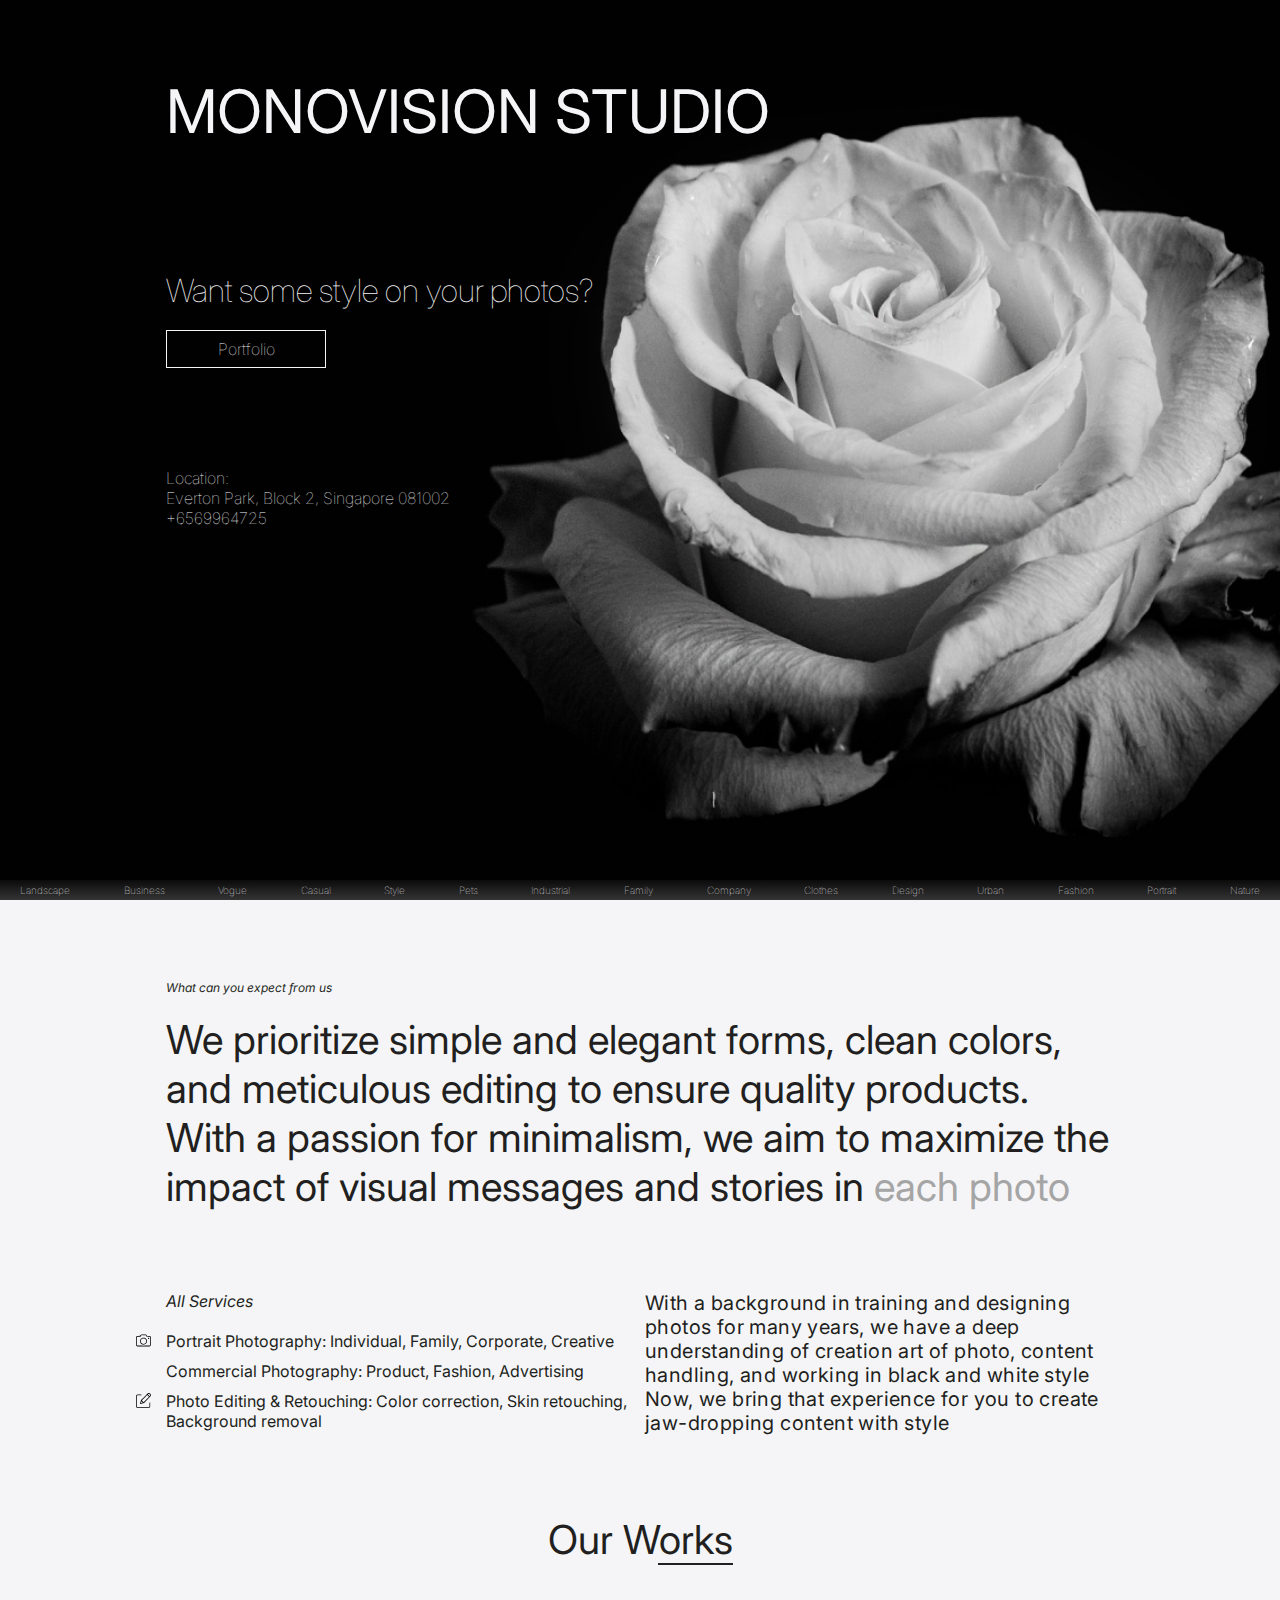
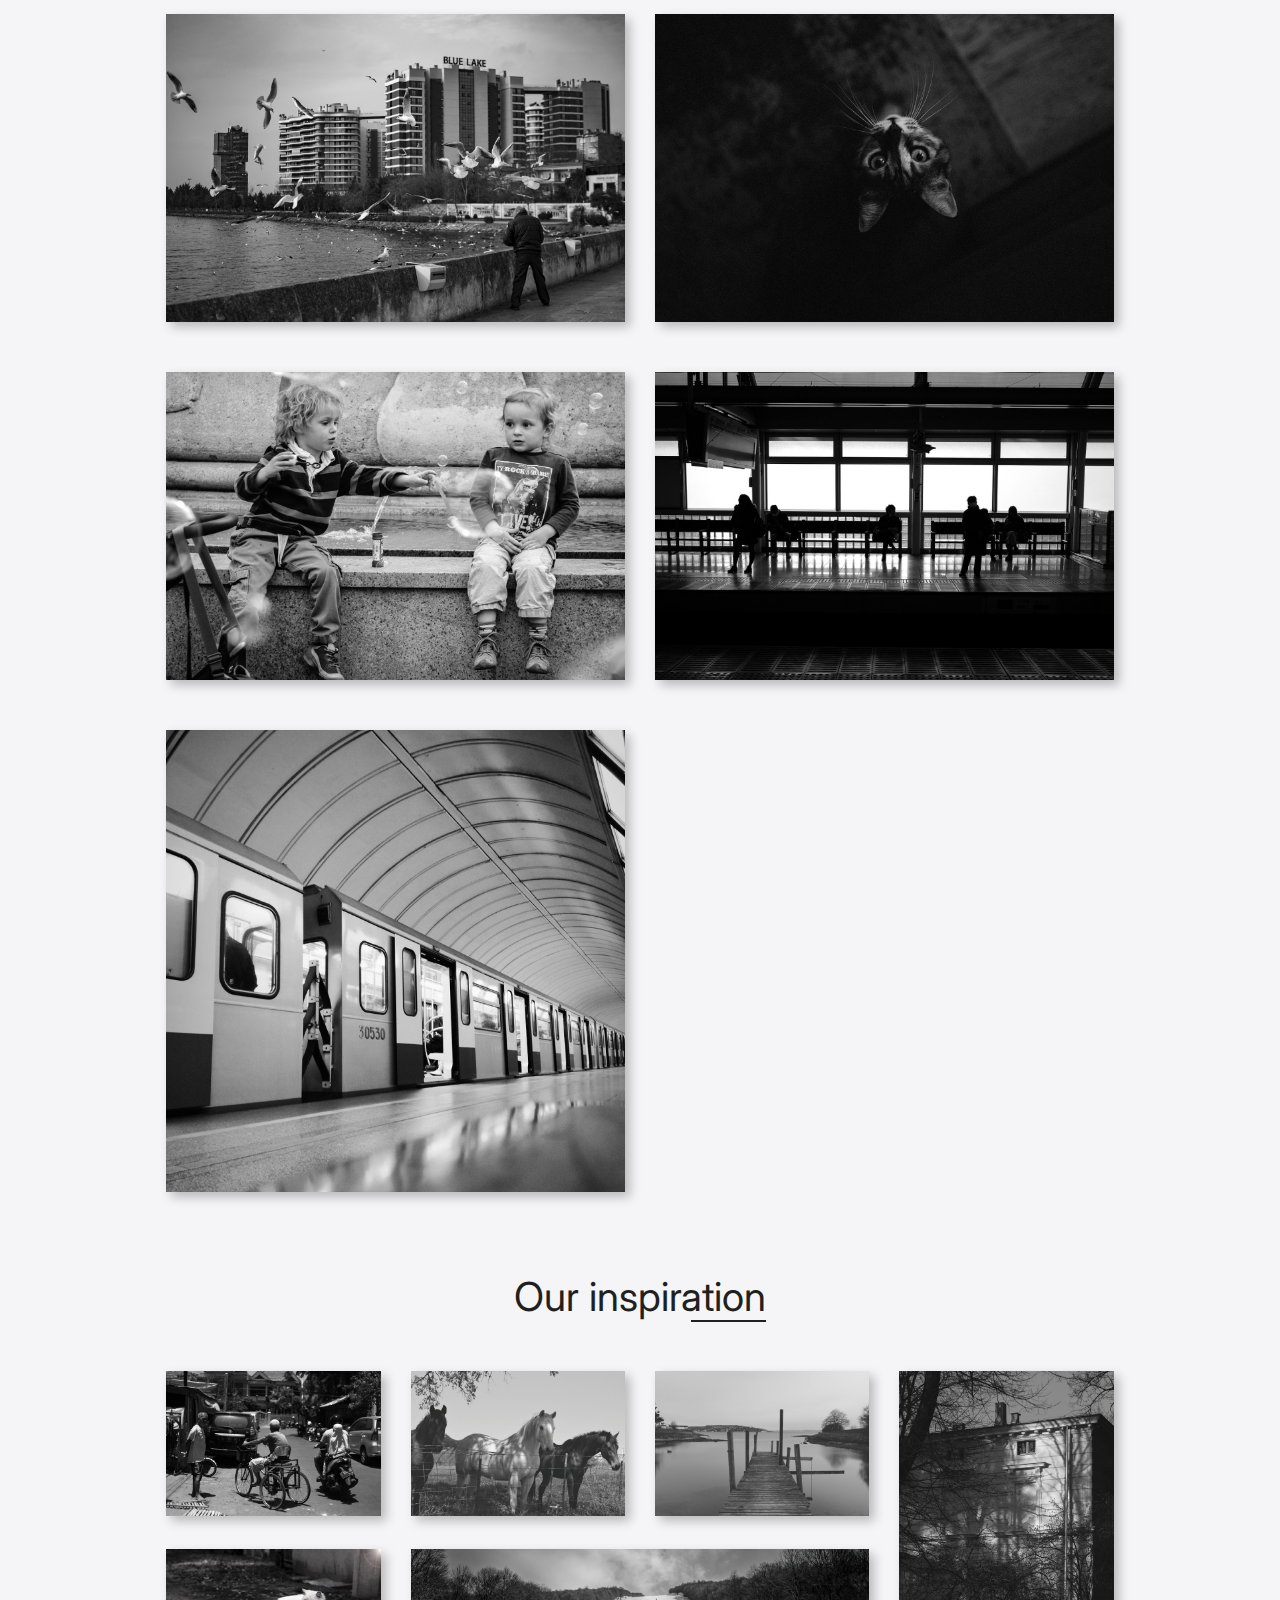
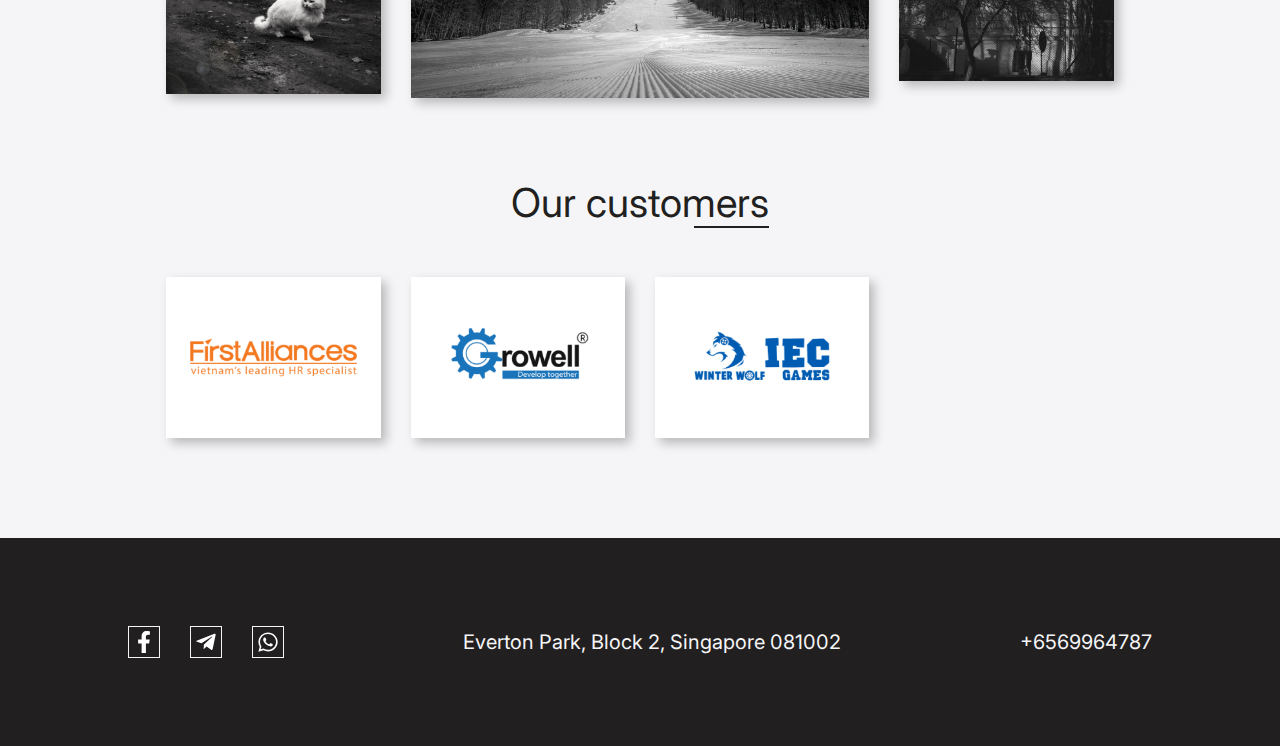
<file: index.html>
<!DOCTYPE html>
<html lang="en">
<head>
    <meta charset="UTF-8">
    <meta name="viewport" content="width=device-width, initial-scale=1.0">
    <meta name="description" content="Website for Monovision Studio">
    <meta name="author" content="Erdin Saipov">
    <title>Monovision Studio</title>
    <link rel="icon" type="image/x-icon" href="/src/favicon.ico" >
    <link rel="stylesheet" href="/src/css/normalize.css">
    <link href="https://fonts.googleapis.com/css2?family=Inter:ital,opsz,wght@0,14..32,100..900;1,14..32,100..900&family=Roboto:wdth,wght@75..100,100..900&display=swap" rel="stylesheet">
    <link rel="stylesheet" href="/src/css/style.css">
</head>
<body>
    <main>
        <section class="promo">
            <div class="container">
                <h1 class="promo__title">Monovision Studio</h1>
                <h2 class="promo__subtitle">Want some style on your photos?</h2>
                <a href="#portfolio" class="btn">Portfolio</a>
                <div class="promo__address">
                    Location:
                    <address>
                    Everton Park, Block 2, Singapore 081002 
                </address>
                <a href="tel:+6569964725">+6569964725</a>
                </div>
            </div>
            <ul class="keywords">
                <li>Landscape</li>
                <li>Business</li>
                <li>Vogue</li>
                <li>Casual</li>
                <li>Style</li>
                <li>Pets</li>
                <li>Industrial</li>
                <li>Family</li>
                <li>Company</li>
                <li>Clothes</li>
                <li>Design</li>
                <li>Urban</li>
                <li>Fashion</li>
                <li>Portrait</li>
                <li>Nature</li>
            </ul>
        </section>
        <section class="about">
            <div class="container">
                <h2 class="about__title">What can you expect from us</h2>
                <p class="about__text">We prioritize simple and elegant forms, clean colors, and meticulous editing to ensure quality products. With a passion
            for minimalism, we aim to maximize the impact of visual messages and stories in <span>each photo</span></p>
            <div class="services">
                <div class="services__items">
                    <div class="services__item-subtitle">All Services</div>
                        <ul>
                            <li>Portrait Photography: Individual, Family, Corporate, Creative</li>
                            <li>Commercial Photography: Product, Fashion, Advertising</li>
                            <li>Photo Editing & Retouching: Color correction, Skin retouching, Background removal</li>
                        </ul>
                </div>
                <div class="services__text">With a background in training and designing photos for many years, we have a deep understanding of creation art of
                photo, content handling, and working in black and white style<br>
                Now, we bring that experience for you to create jaw-dropping content with style
                </div>
            </div>
        </div>
        </section>
        <section id="portfolio" class="works">
            <div class="container">
                <h2 class="title">
                    <span>Our Works</span>
                </h2>
                <div class="works__grid">
                    <img src="/src/img/works/bridge.jpg" alt="bridge">
                    <img src="/src/img/works/cat.jpg" alt="cat">
                    <img src="/src/img/works/children.jpg" alt="children">
                    <img src="/src/img/works/train.jpg" alt="train">
                    <img src="/src/img/works/underground.jpg" alt="underground">
                </div>
            </div>
        </section>
        <section class="inspiration">
            <div class="container">
                <h2 class="title">
                    <span>Our inspiration</span>
                </h2>
                <div class="inspiration__grid">
                    <img src="/src/img/inspirations/man.jpg" alt="people">
                    <img src="/src/img/inspirations/horses.jpg" alt="horses">
                    <img src="/src/img/inspirations/bridge.jpg" alt="bridge">
                    <img id="tenement" src="/src/img/inspirations/tenement.jpg" alt="tenement">
                    <img src="/src/img/inspirations/cat.jpg" alt= "cat">
                    <img id="sky" src="/src/img/inspirations/sky.jpg" alt="sky">
            </div>
        </section>
        <section class="customers">
            <div class="container">
                <h2 class="title">
                    <span>Our customers</span>
                </h2>
                <div class="customers__wrapper">
                    <img src="/src/logo/logo-first-alliances.jpg" alt="first-alliances">
                    <img src="/src/logo/logo-growell.jpg" alt="growell">
                    <img src="/src/logo/logo-iec-winter-wolf.jpg" alt="iec-winter-wolf">
                </div>
            </div>
        </section>
            <footer class="footer">
                        <ul class="footer__social">
                            <li>
                                <a href="#" class="footer__link">
                                    <img src="/src/icons/facebook.svg" alt="facebook">
                                </a>
                            </li>
                            <li>
                                <a href="#" class="footer__link">
                                    <img src="/src/icons/tg.svg" alt="telegram">
                                </a>
                            </li>
                            <li>
                                <a href="#" class="footer__link">
                                    <img src="/src/icons/whatsapp.svg" alt="whatsapp">
                                </a>
                        </ul>
                    <address class="footer__text">
                        Everton Park, Block 2, Singapore 081002
                    </address>
                    <a href="tel:+6569964787" class="footer__number">
                        +6569964787
                    </a>
            </footer>
    </main>
</body>
</html>
</file>
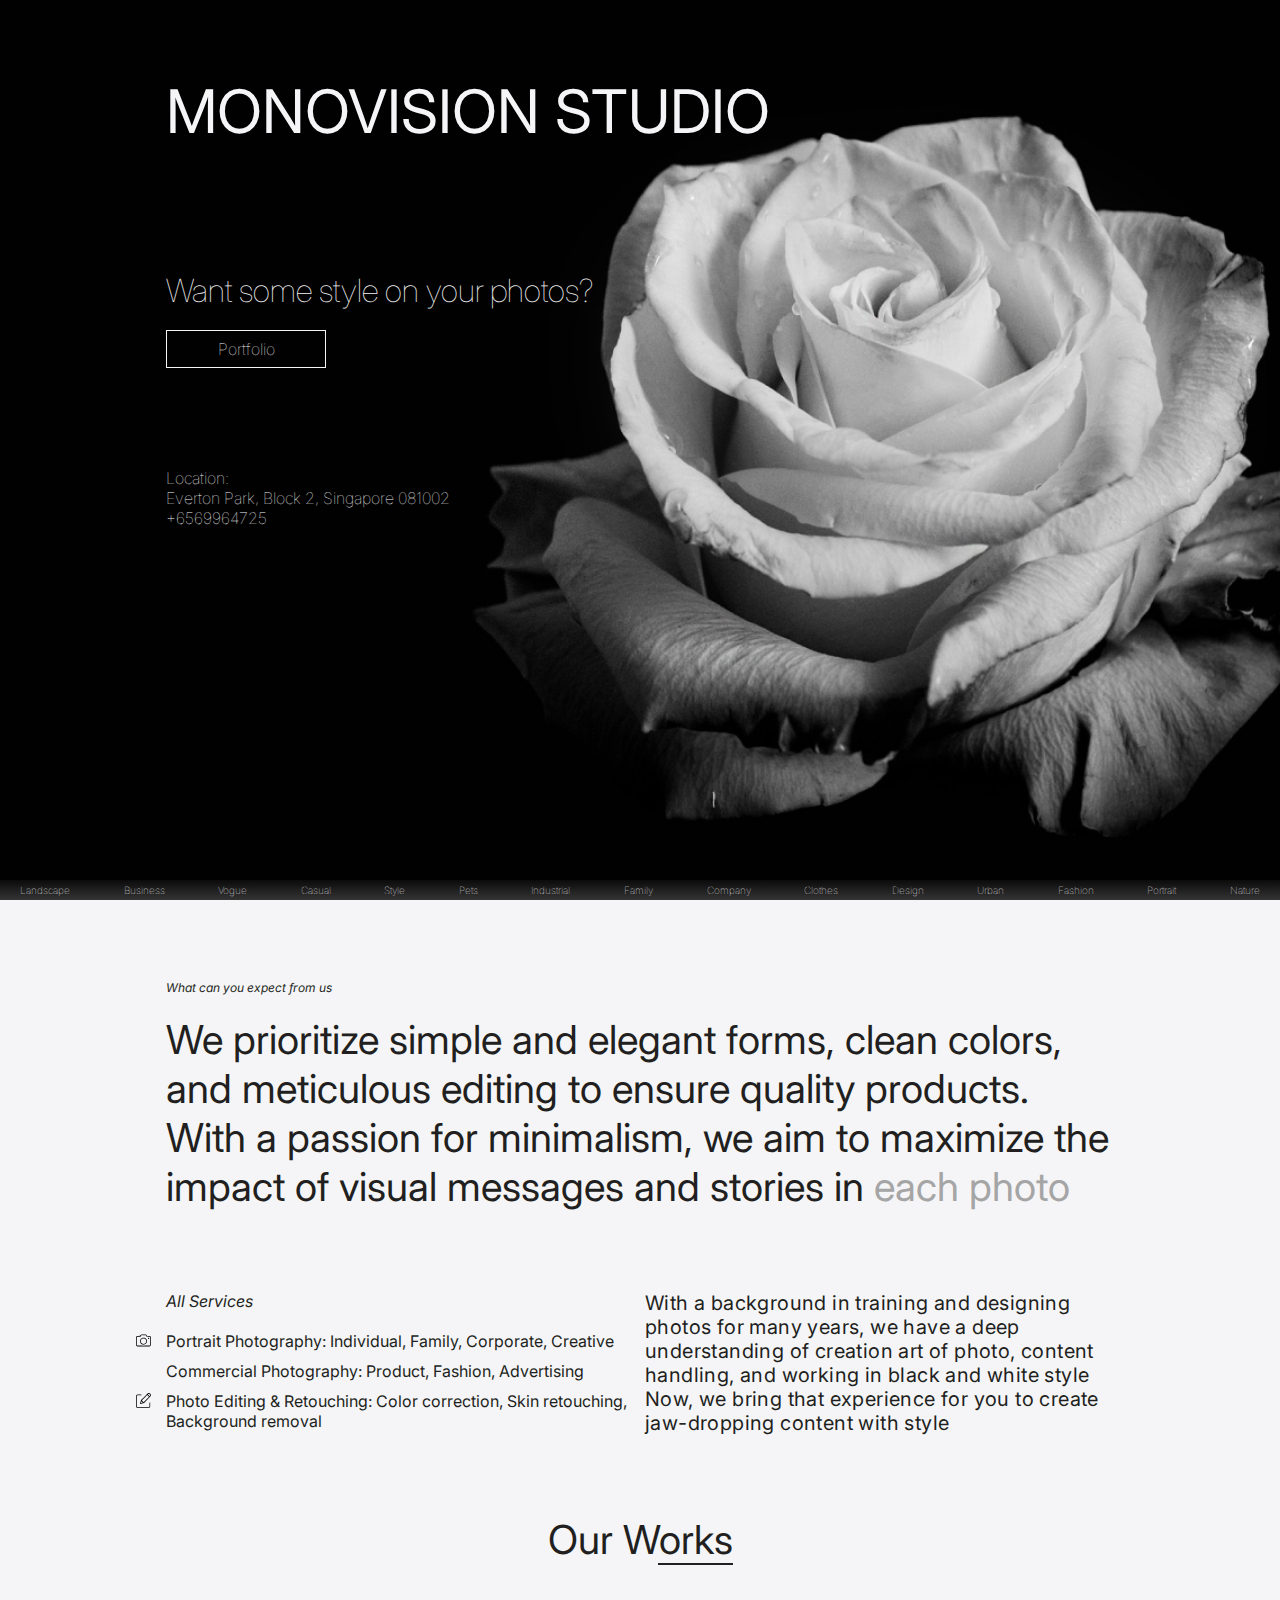
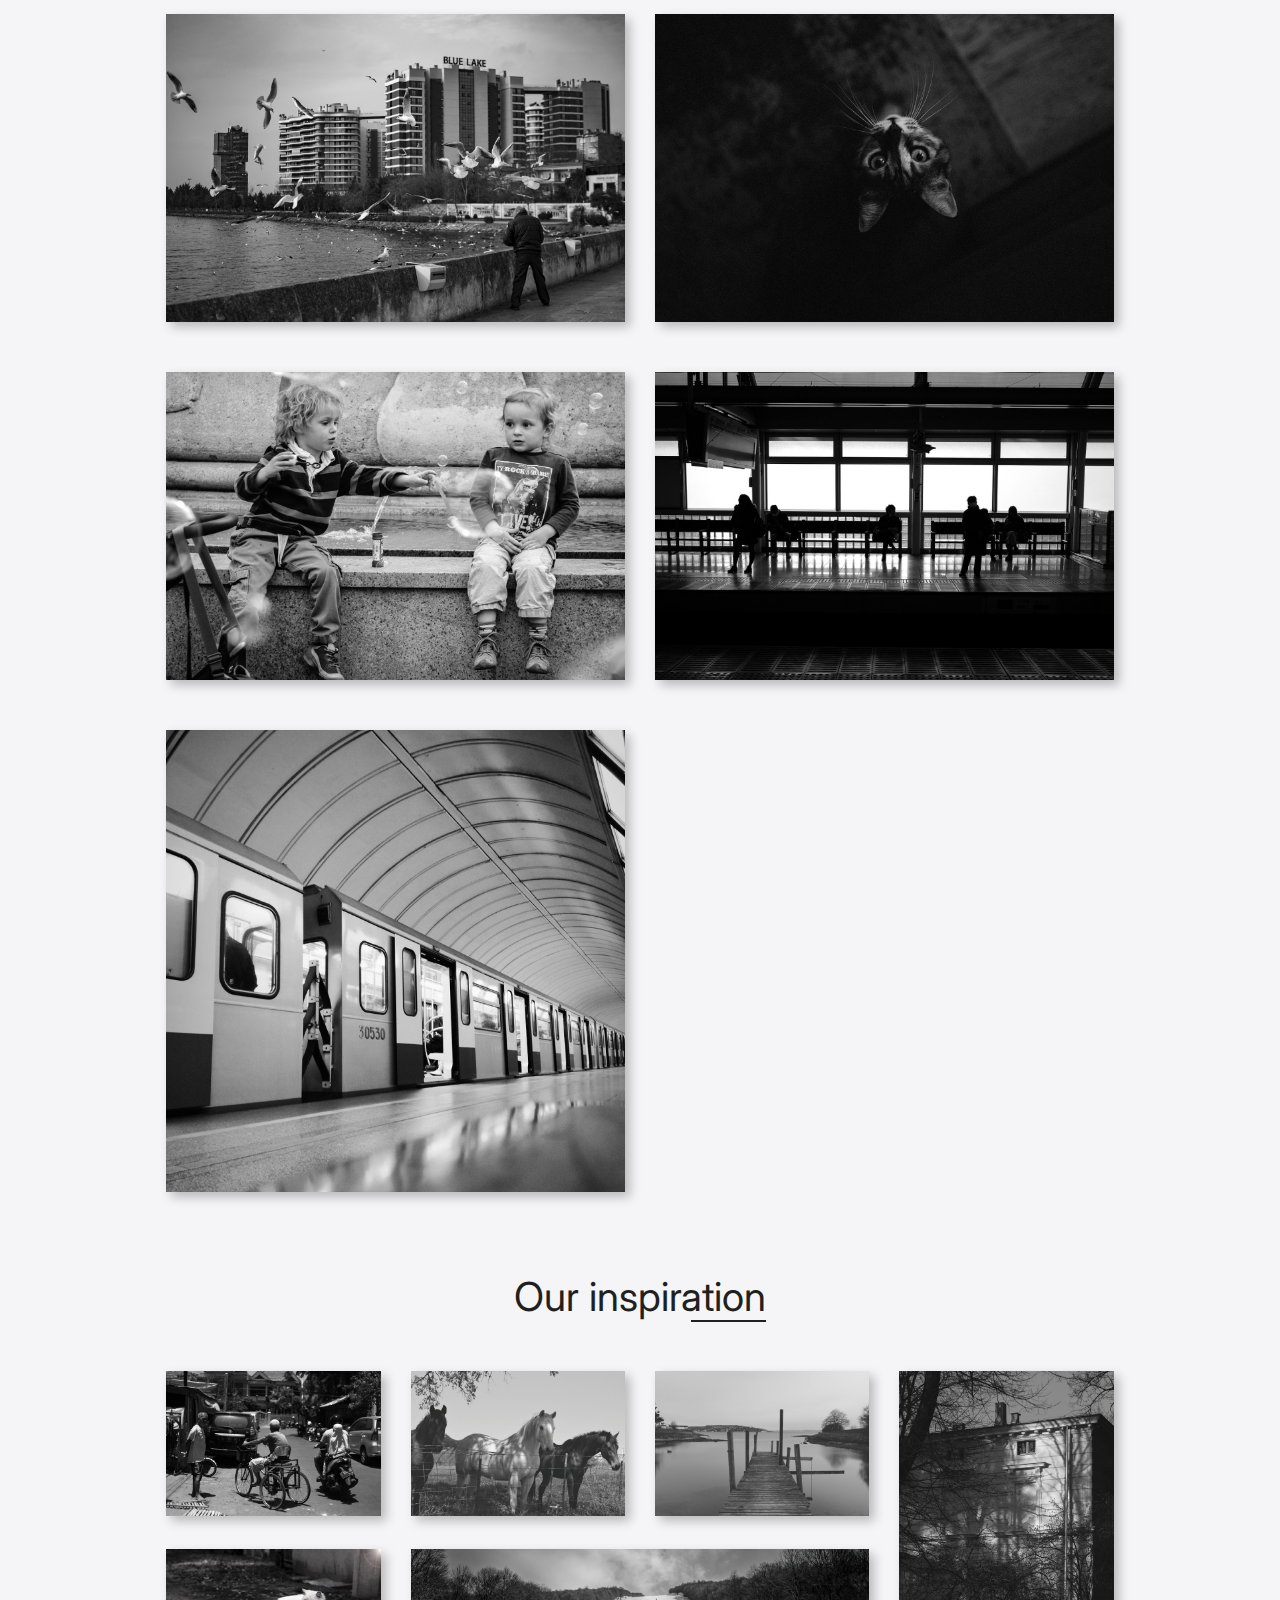
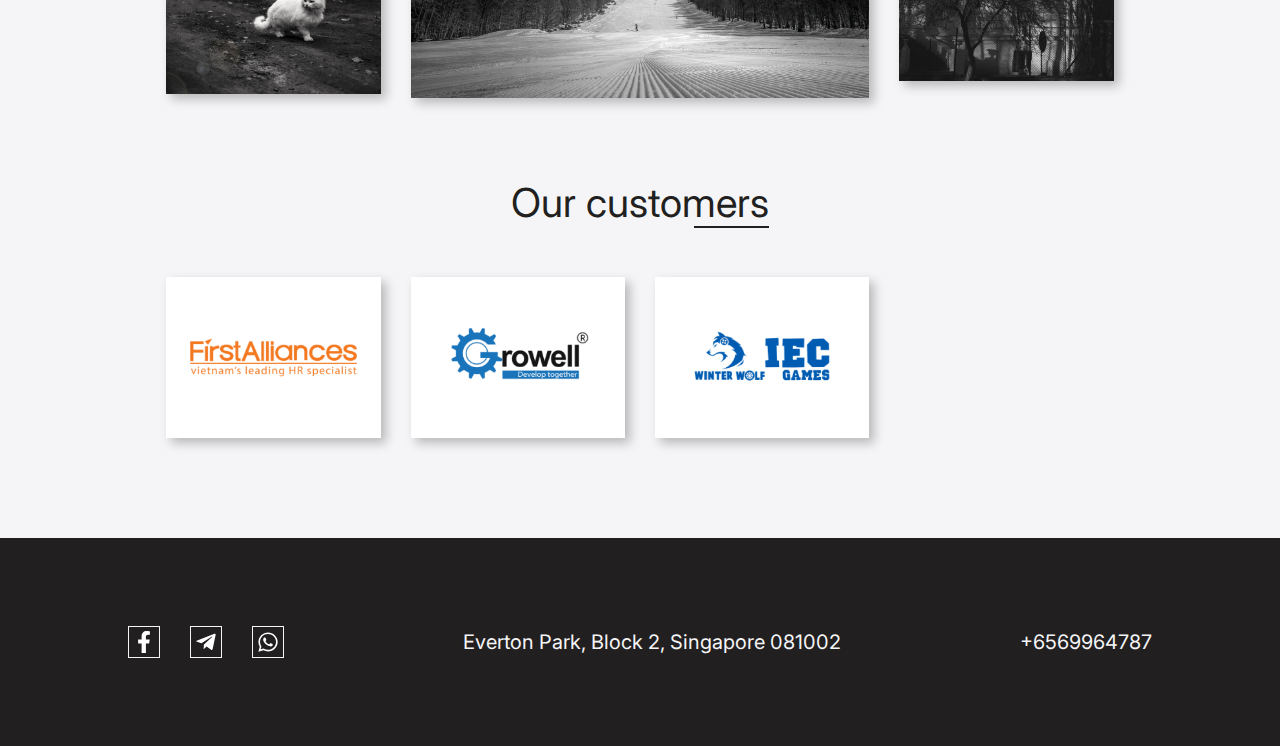
<file: src/index.html>
<!DOCTYPE html>
<html lang="en">
<head>
    <meta charset="UTF-8">
    <meta name="viewport" content="width=device-width, initial-scale=1.0">
    <meta name="description" content="Website for Monovision Studio">
    <meta name="author" content="Erdin Saipov">
    <title>Monovision Studio</title>
    <link rel="icon" type="image/x-icon" href="favicon.ico" >
    <link rel="stylesheet" href="css/normalize.css">
    <link href="https://fonts.googleapis.com/css2?family=Inter:ital,opsz,wght@0,14..32,100..900;1,14..32,100..900&family=Roboto:wdth,wght@75..100,100..900&display=swap" rel="stylesheet">
    <link rel="stylesheet" href="css/style.css">
</head>
<body>
    <main>
        <section class="promo">
            <div class="container">
                <h1 class="promo__title">Monovision Studio</h1>
                <h2 class="promo__subtitle">Want some style on your photos?</h2>
                <a href="#portfolio" class="btn">Portfolio</a>
                <div class="promo__address">
                    Location:
                    <address>
                    Everton Park, Block 2, Singapore 081002 
                </address>
                <a href="tel:+6569964725">+6569964725</a>
                </div>
            </div>
            <ul class="keywords">
                <li>Landscape</li>
                <li>Business</li>
                <li>Vogue</li>
                <li>Casual</li>
                <li>Style</li>
                <li>Pets</li>
                <li>Industrial</li>
                <li>Family</li>
                <li>Company</li>
                <li>Clothes</li>
                <li>Design</li>
                <li>Urban</li>
                <li>Fashion</li>
                <li>Portrait</li>
                <li>Nature</li>
            </ul>
        </section>
        <section class="about">
            <div class="container">
                <h2 class="about__title">What can you expect from us</h2>
                <p class="about__text">We prioritize simple and elegant forms, clean colors, and meticulous editing to ensure quality products. With a passion
            for minimalism, we aim to maximize the impact of visual messages and stories in <span>each photo</span></p>
            <div class="services">
                <div class="services__items">
                    <div class="services__item-subtitle">All Services</div>
                        <ul>
                            <li>Portrait Photography: Individual, Family, Corporate, Creative</li>
                            <li>Commercial Photography: Product, Fashion, Advertising</li>
                            <li>Photo Editing & Retouching: Color correction, Skin retouching, Background removal</li>
                        </ul>
                </div>
                <div class="services__text">With a background in training and designing photos for many years, we have a deep understanding of creation art of
                photo, content handling, and working in black and white style<br>
                Now, we bring that experience for you to create jaw-dropping content with style
                </div>
            </div>
        </div>
        </section>
        <section id="portfolio" class="works">
            <div class="container">
                <h2 class="title">
                    <span>Our Works</span>
                </h2>
                <div class="works__grid">
                    <img src="img/works/bridge.jpg" alt="bridge">
                    <img src="img/works/cat.jpg" alt="cat">
                    <img src="img/works/children.jpg" alt="children">
                    <img src="img/works/train.jpg" alt="train">
                    <img src="img/works/underground.jpg" alt="underground">
                </div>
            </div>
        </section>
        <section class="inspiration">
            <div class="container">
                <h2 class="title">
                    <span>Our inspiration</span>
                </h2>
                <div class="inspiration__grid">
                    <img src="img/inspirations/man.jpg" alt="people">
                    <img src="img/inspirations/horses.jpg" alt="horses">
                    <img src="img/inspirations/bridge.jpg" alt="bridge">
                    <img id="tenement" src="img/inspirations/tenement.jpg" alt="tenement">
                    <img src="img/inspirations/cat.jpg" alt= "cat">
                    <img id="sky" src="img/inspirations/sky.jpg" alt="sky">
            </div>
        </section>
        <section class="customers">
            <div class="container">
                <h2 class="title">
                    <span>Our customers</span>
                </h2>
                <div class="customers__wrapper">
                    <img src="logo/logo-first-alliances.jpg" alt="first-alliances">
                    <img src="logo/logo-growell.jpg" alt="growell">
                    <img src="logo/logo-iec-winter-wolf.jpg" alt="iec-winter-wolf">
                </div>
            </div>
        </section>
            <footer class="footer">
                        <ul class="footer__social">
                            <li>
                                <a href="#" class="footer__link">
                                    <img src="icons/facebook.svg" alt="facebook">
                                </a>
                            </li>
                            <li>
                                <a href="#" class="footer__link">
                                    <img src="icons/tg.svg" alt="telegram">
                                </a>
                            </li>
                            <li>
                                <a href="#" class="footer__link">
                                    <img src="icons/whatsapp.svg" alt="whatsapp">
                                </a>
                        </ul>
                    <address class="footer__text">
                        Everton Park, Block 2, Singapore 081002
                    </address>
                    <a href="tel:+6569964787" class="footer__number">
                        +6569964787
                    </a>
            </footer>
    </main>
</body>
</html>
</file>
<file: src/css/style.css>
:root {
    line-height: 1.5;
    --light-color: #f5f5f7;
    --dark-color: #221f20;
    --container-padding-inline: 13%;
    --footer-padding-inline: 10%;
    @media screen and (max-width: 768px) {
        --container-padding-inline: 6%;
        --footer-padding-inline: 6%; 
    }
    @media screen and (max-width: 576px) {
        --container-padding-inline: 15px;
        --footer-padding-inline: 15px;
    }
}

h1,
h2,
h3,
h4,
h5,
figure,
p,
ol,
ul {
    margin: 0;
}

ol[role="list"],
ul[role="list"] {
    list-style: none;
    padding-inline: 0;
}

h1,
h2,
h3,
h4,
h5 {
    font-size: inherit;
    font-weight: inherit;
}

img {
    display: block;
    max-inline-size: 100%;
}

html {
    font-family: "Inter", sans-serif;
    scroll-behavior: smooth;
}

.container {
    padding: 0 var(--container-padding-inline);
}

.title {
    text-align: center;
    font-size: 40px;
    color: var(--dark-color, #221f20);
    font-weight: 400;
    line-height: normal;
    span{
        position: relative;
    }
    span::after {
        content: "";
        display: block;
        position: absolute;
        bottom: -1px;
        right: 0px;
        width: 75px;
        height: 2px;
        background-color: var(--dark-color, #221f20);
    }
    @media screen and (max-width: 768px) {
        font-size: 36px; 
    }
    @media screen and (max-width: 576px) {
        font-size: 24px; 
    }
}

.promo {
    position: relative;
    min-height: 100vh;
    background:url("../img/mainbg.jpg") center center/cover no-repeat;
    padding-top: 75px;
    @media screen and (max-width: 768px) {
        & {
            background-image: url("../img/tabletbg.jpg");
        }
    }
    @media screen and (max-width: 576px) {
        min-height: 500px;
        padding-top: 50px;
    }
}

.promo__title {
    font-size: 60px;
    color: var(--light-color, #f5f5f7);
    font-weight: 400;
    text-transform: uppercase;
    line-height: normal;
    @media  screen and (max-width: 768px) {
        font-size: 48px;
    }
    @media  screen and (max-width: 576px) {
        font-size: 26px;
    }
}

.promo__subtitle {
    margin-top: 124px;
    font-size: 32px;
    color: var(--light-color, #f5f5f7);
    font-weight: 100;
    line-height: normal;
    @media screen and (max-width: 768px) {
        margin-top: 80px; 
    }
    @media screen and (max-width: 576px) {
        font-size: 16px;
        margin-top: 30px; 
    }
}

.btn {
    display: flex;
    justify-content: center;
    align-items: center;
    padding: 3px 10px;
    margin-top: 20px;
    width: 160px;
    min-height: 38px;
    background: rgba(217, 217, 217, 0);
    border: 1px solid var(--light-color, #f5f5f7);
    color: var(--light-color, #f5f5f7);
    font-size: 16px;
    font-weight: 100;    
    line-height: normal;
    cursor: pointer;
    text-decoration: none;
    transition: all 0.3s ease-out;
    @media screen and (max-width: 576px) {
        width: 120px;
        font-size: 14px;
        min-height: 30px;
        
    }
}

.btn:hover {

    font-weight: 500;
    box-shadow: 5px 5px 10px 0px rgba(255, 255, 255, 0.62);
}

.promo__address {
    margin-top: 100px;
    font-size: 16px;
    color: var(--light-color, #f5f5f7);
    font-weight: 100;    
    line-height: normal;
    address{
        font-style: normal;
    }
    a {
        color: inherit;
        text-decoration: none;
    }
    &::before {
        content: "";
        display: block;
        position: absolute;
        left: -45px;
        top: -17px;
        width: 40px;
        height: 49px;
        margin-right: 10px;
        background: url("../icons/arrow.svg") center center/cover no-repeat;
    }
    @media screen and (max-width: 768px) {
        & {
            margin-top: 80px;
        }
        &::before {
            left: -40px;
        }
    }
    @media  screen and (max-width: 750px) {
        &::before {
            display: none;
        } 
    }
    @media screen and (max-width: 576px) {
        margin-top: 233px;
    }
}

.keywords {
    display: flex;
    justify-content: space-between;
    align-items: center;
    position: absolute;
    bottom: 0;
    padding: 0px 360px;
    width: 100%;
    height: 20px;
    margin-top: 80px;
    background: linear-gradient(180deg, rgba(255, 255, 255, 0.04) 0%, rgba(255, 255, 255, 0.12) 50%, rgba(255, 255, 255, 0.2) 100%);
    li {
        list-style: none;
        color: var(--light-color, #f5f5f7);
        font-size: 10px;
        font-weight: 100;
        line-height: normal;
    }
    @media screen and (max-width: 1440px) {
        & {
            padding: 0px 20px;
        }  
    }    
    @media screen and (max-width: 768px) {
        & li:nth-last-child(-n+6) {
            display: none;
        }
    }
    @media screen and (max-width: 576px) {
        & {
            margin-top: 10px;
        } 
        & li:nth-last-child(-n+11) {
            display: none;
        }
    }
}

.about {
    background-color: var(--light-color, #f5f5f7);
    padding-top: 80px;
}

.about__title {
    font-size: 12px;
    color: var(--dark-color, #221f20);
    font-weight: 400;
    line-height: normal;
    font-style: italic;
}

.about__text {
    width: 1100px;
    margin-top: 20px;
    font-size: 40px;
    color: var(--dark-color, #221f20);
    font-weight: 400;
    line-height: normal;
    span {
        color: #a5a5a5;
    }
    @media screen and (max-width: 1440px) {
            width: 100%;
        
    }
    @media screen and (max-width: 768px) {
        font-size: 24px; 
    }
    @media screen and (max-width: 576px) {
        font-size: 16px; 
    }
}

.services {
    display: flex;
    margin-top: 80px;
    column-gap: 10px;
    @media screen and (max-width: 768px) {
        flex-direction: column;
        row-gap: 40px;
        margin-top: 40px;
    }
    @media screen and (max-width: 576px) {
        row-gap: 20px;
        margin-top: 20px;
    }
}

.services__items {
    width: 50%;
    ul {
        margin-top: 20px;
        padding: 0;
    }
    li {
        position: relative;
        margin-top: 10px;
        list-style-type: none;
        color: var(--dark-color, #221f20);
        font-size: 16px;
        font-weight: 400;
        line-height: normal;
        &:first-child::before {
            content: "";
            display: block;
            position: absolute;
            width: 15px;
            height: 15px;
            background: url("../icons/camera.svg") center center/cover no-repeat;
            left: -30px;
            top: 2px;
        }
        &:nth-child(3)::before {
            content: "";
            display: block;
            position: absolute;
            width: 15px;
            height: 15px;
            background: url("../icons/edit.svg") center center/cover no-repeat;
            left: -30px;
            top: 2px;
        }
    }
    @media  screen and (max-width: 768px) {
        & {
            width: 100%;
        } 
    }
    @media screen and (max-width: 576px) {
        & {
            width: 80%;
            font-size: 14px;
        } 
        
    }
}

.services__item-subtitle {
    font-size: 16px;
    color: var(--dark-color, #221f20);
    font-weight: 400;
    line-height: normal;
    font-style: italic;

}

.services__text {
    width: 50%;
    color: var(--dark-color, #221f20);
    font-size: 20px;
    font-weight: 400;
    line-height: normal;
    letter-spacing: 0.4px;
    @media  screen and (max-width: 768px) {
        & {
            width: 100%;
        } 
    }
    @media screen and (max-width: 576px) {
        & {
            width: 50%;
            font-size: 12px;
        }
    }
}

.works {
    background-color: var(--light-color, #f5f5f7);
    padding-top: 80px;
    @media  screen and (max-width: 768px) {
        padding-top: 50px; 
    }
}

.works__grid {
    display: grid;
    grid-template-columns: repeat(2, 1fr);
    grid-template-rows: repeat(2, 1fr) 1.5fr;
    margin-top: 50px;
    column-gap: 30px;
    row-gap: 50px;
    img {
        width: 100%;
        height: 100%;
        object-fit: cover;
        box-shadow: 5px 5px 10px 0px rgba(0, 0, 0, 0.25);
    }
    @media  screen and (max-width: 768px) {
        margin-top: 40px;
        column-gap: 20px;
        row-gap: 30px;
    }
    @media screen and (max-width: 576px) {
        grid-template-columns: 1fr;
        grid-template-rows: repeat(4, 1fr) 1.5fr;
        margin-top: 40px;
        column-gap: 0px;
        row-gap: 30px;
    }
}

.inspiration {
    background-color: var(--light-color, #f5f5f7);
    padding-top: 80px;
    @media screen and (max-width: 768px) {
        padding-top: 50px; 
    }
    @media screen and (max-width: 576px) {
        padding-top: 50px;
        
    }
}

.inspiration__grid {
    display: grid;
    grid-template-columns: repeat(4, 1fr);
    grid-template-rows: repeat(2, 1fr);
    margin-top: 50px;
    gap: 30px;
    img {
        width: 100%;
        box-shadow: 5px 5px 10px 0px rgba(0, 0, 0, 0.25);
    }
    @media screen and (max-width: 1200px) {
        grid-template-columns: repeat(2, 1fr);
        grid-template-rows: repeat(4, 1fr);
        gap: 30px 20px;
    }
    @media  screen and (max-width: 768px) {
        grid-template-columns: repeat(2, 1fr);
        grid-template-rows: repeat(4, 1fr);
        margin-top: 40px;
    }
    @media screen and (max-width: 576px) {
        grid-template-columns: 1fr;
        grid-template-rows: repeat(3, 1fr) 2.1fr 1fr 0.5fr;
        margin-top: 40px;
        column-gap: 0px;
        row-gap: 20px;
    }
}

#tenement {
    grid-row: 1/3;
    grid-column: 4/5;
    @media screen and (max-width: 1200px) {
        grid-column: 2/3;
        grid-row: 2/4;
    }
    @media screen and (max-width: 576px) {
        grid-row: auto;
        grid-column: auto;
        
    }
}

#sky {
    grid-column: 2/4;
    @media screen and (max-width: 1200px) {
        grid-column: 1/3;
    }
    @media screen and (max-width: 576px) {
        grid-column: auto;
    }
}

.customers {
    background-color: var(--light-color, #f5f5f7);
    padding-top: 80px;
    padding-bottom: 100px;
    @media screen and (max-width: 768px) {
        padding-top: 50px; 
        padding-bottom: 50px;
    }
    @media screen and (max-width: 576px) {
        padding-top: 50px; 
        padding-bottom: 50px;
    }
}

.customers__wrapper {
    display: flex;
    flex-wrap: wrap;
    margin-top: 50px;
    gap: 30px;
    img {
        width: calc((100% - 90px) / 4);
        box-shadow: 5px 5px 10px 0px rgba(0, 0, 0, 0.25);
    }
    @media  screen and (max-width: 768px) {
        margin-top: 40px;
        gap: 20px;
        img {
            width: calc((100% - 60px) / 4);
        }
    }
    @media screen and (max-width: 576px) {
        margin-top: 30px;
        gap: 20px 30px;
        img {
            width: calc((100% - 60px) / 2);
        }
    }
}

.footer {
    display: flex;
    justify-content: space-between;
    align-items: center;
    background-color: var(--dark-color, #221f20);
    padding: 88px var(--footer-padding-inline);
    color: var(--light-color, #f5f5f7);
    font-size: 20px;
    font-weight: 400;
    line-height: normal;
    @media screen and (max-width: 768px) {
        display: flex;
        flex-direction: column;
        row-gap: 30px;
        padding: 92px var(--footer-padding-inline);
        font-size: 16px; 
        align-items: flex-start;
    }
    @media screen and (max-width: 576px) {
        align-items: center;
        padding: 30px var(--footer-padding-inline);
    }
}

.footer__text {
    font-style: normal;
}

.footer__number {
    color: inherit;
    text-decoration: none;
}

.footer__social {
    list-style: none;
    display: flex;
    flex-direction: row;
    padding-left: 0px;
    column-gap: 30px;
    li {
        border: 1px solid var(--light-color, #f5f5f7);
        width: 32px;
        height: 32px;    
        a {
            display: flex;
            justify-content: center;
            align-items: center;
            width: 100%;
            height: 100%;
            img {
                align-self: center;
                width: 22px;
                height: 22px;
            }
        }
    }
}
</file>
